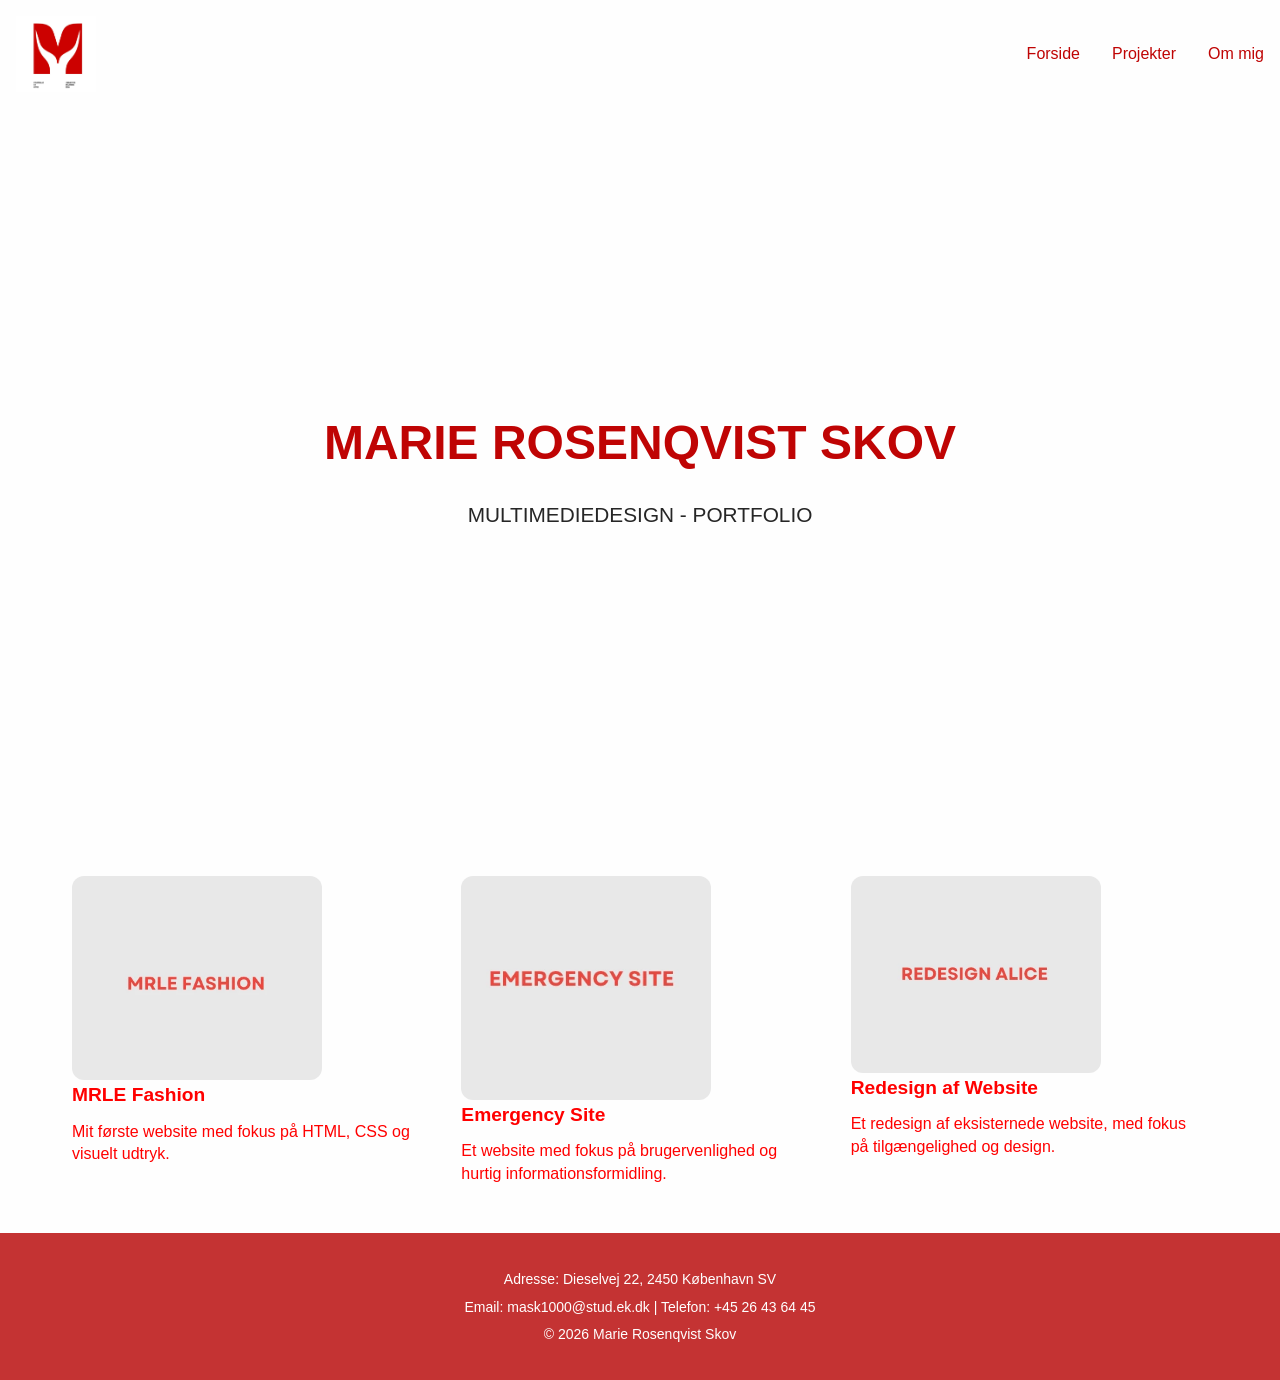
<file: index.html>
<!DOCTYPE html>
<html lang="da">

<head>
    <meta charset="UTF-8">
    <meta name="viewport" content="width=device-width, initial-scale=1.0">
    <title>Marie Rosenqvist Skov</title>
    <meta name="robots" content="noindex">
    <link rel="stylesheet" href="style.css">
    <link rel="stylesheet" href="layout.css">

    <link rel="icon" type="image/x-icon" href="imgs/iconbillede.webp">

</head>

<body>

    <header class="header">
        <a href="index.html" class="logo-link">
            <img src="imgs/iconbillede.webp" alt="iconbillede" class="logo"></a>


        <nav class="nav">
            <ul>
                <li><a href="index.html">Forside</a></li>
                <li><a href="projekter.html">Projekter</a></li>
                <li><a href="ommig.html">Om mig</a></li>

            </ul>
        </nav>

    </header>


    <main>
        <section class="hero">
            <h1 class="hero-title"> MARIE ROSENQVIST SKOV</h1>
            <h2 class="hero-subtitle">MULTIMEDIEDESIGN - PORTFOLIO</h2>


        </section>


        <section class="projects-preview">
            <article class="project-card">
                <a href="projekt1.html">
                    <img src="imgs/mrlefashion.webp" alt="MRLE Fashion website">
                    <h3>MRLE Fashion</h3>
                    <p>Mit første website med fokus på HTML, CSS og visuelt udtryk.</p>
                </a>
            </article>

            <article class="project-card">
                <a href="projekt2.html">
                    <img src="imgs/emeegency.webp" alt="Emergency website">
                    <h3>Emergency Site</h3>
                    <p>Et website med fokus på brugervenlighed og hurtig informationsformidling.</p>
                </a>
            </article>

            <article class="project-card">
                <a href="projekt3.html">
                    <img src="imgs/alice.webp" alt="Restaurant Alice">
                    <h3>Redesign af Website</h3>
                    <p>Et redesign af eksisternede website, med fokus på tilgængelighed og design.</p>
                </a>
            </article>
        </section>


    </main>


    <footer>


        <div class="footer-bottom">
            <p>Adresse: Dieselvej 22, 2450 København SV</p>
            <p>Email: mask1000@stud.ek.dk | Telefon: +45 26 43 64 45</p>
            <p>© 2026 Marie Rosenqvist Skov</p>
        </div>
    </footer>
    <script src="script.js"></script>


</body>

</html>
</file>
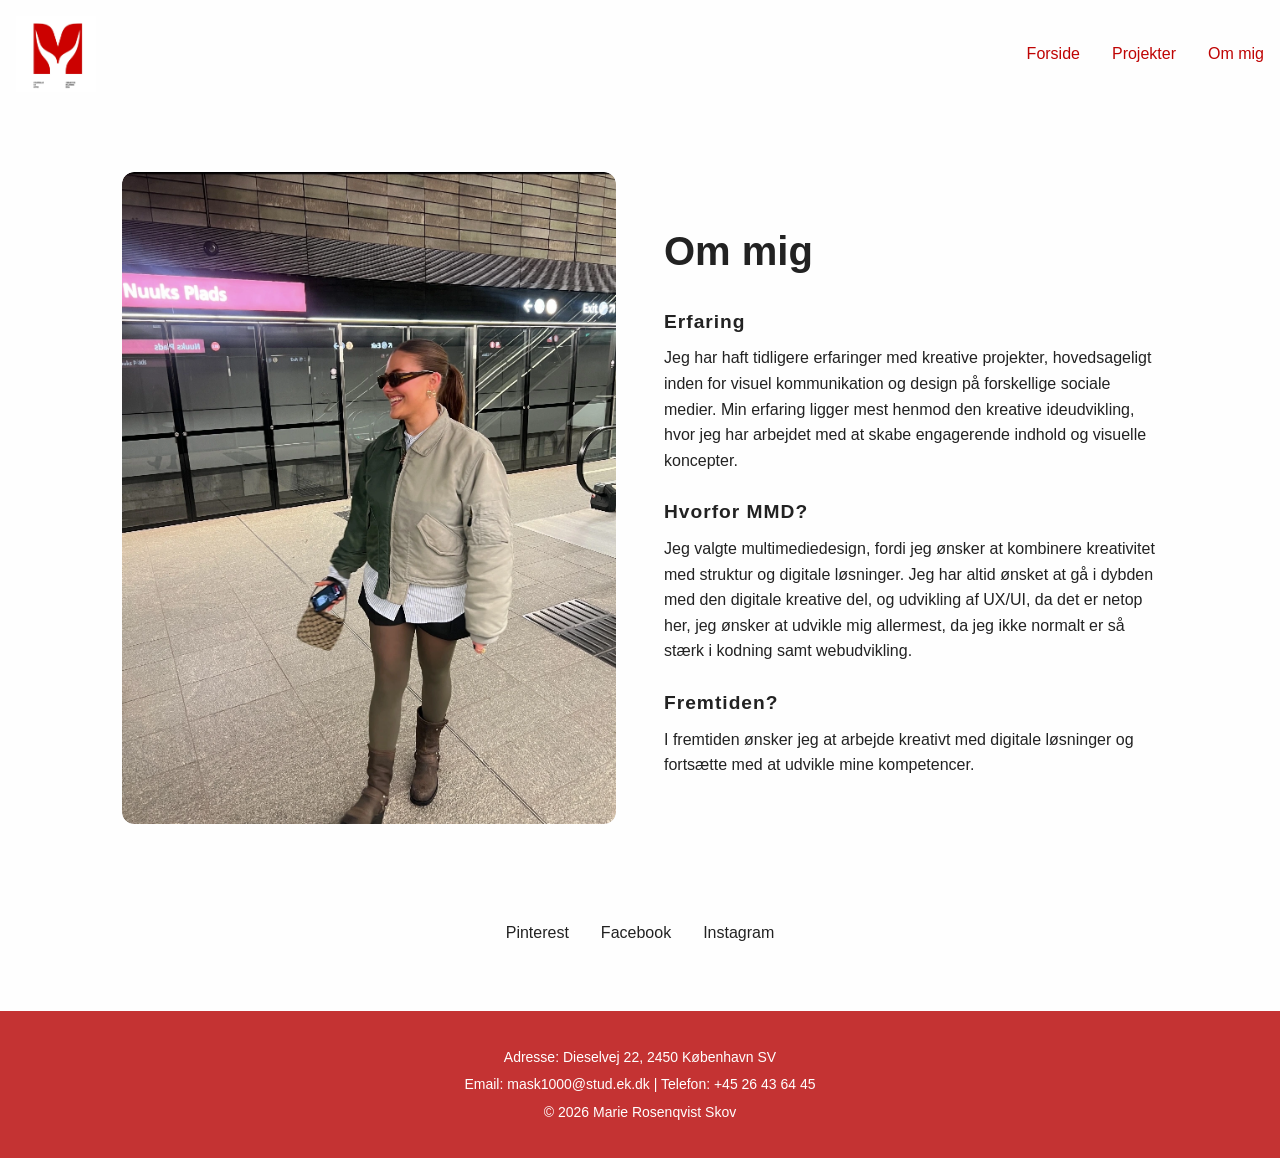
<file: ommig.html>
<!DOCTYPE html>
<html lang="en">

<head>
    <meta charset="UTF-8">
    <meta name="viewport" content="width=device-width, initial-scale=1.0">
    <title>Marie Rosenqvist Skov</title>
    <meta name="robots" content="noindex">
    <link rel="stylesheet" href="style.css">
    <link rel="stylesheet" href="layout.css">

    <link rel="icon" type="image/x-icon" href="imgs/iconbillede.webp">

</head>

<body>

    <header class="header">
        <a href="index.html" class="logo-link">
            <img src="imgs/iconbillede.webp" alt="iconbillede" class="logo"></a>


        <nav class="nav">
            <ul>
                <li><a href="index.html">Forside</a></li>
                <li><a href="projekter.html">Projekter</a></li>
                <li><a href="ommig.html">Om mig</a></li>
            </ul>
        </nav>

    </header>
    <main class="about-container">

        <section class="about-grid">

            <!-- BILLEDE -->
            <div class="about-image">
                <img src="imgs/mig.webp" alt="Billede af mig">
            </div>

            <!-- TEKST -->
            <div class="about-text">
                <h1>Om mig</h1>

                <h2>Erfaring</h2>
                <p>
                    Jeg har haft tidligere erfaringer med kreative projekter, hovedsageligt inden for visuel
                    kommunikation og design på forskellige sociale medier. Min erfaring ligger mest henmod den kreative
                    ideudvikling, hvor jeg har arbejdet med at skabe engagerende indhold og visuelle koncepter.
                </p>

                <h2>Hvorfor MMD?</h2>
                <p>
                    Jeg valgte multimediedesign, fordi jeg ønsker at kombinere kreativitet
                    med struktur og digitale løsninger. Jeg har altid ønsket at gå i dybden med den
                    digitale kreative del, og udvikling af UX/UI, da det er netop her, jeg ønsker at udvikle mig
                    allermest, da jeg ikke normalt er så stærk i kodning samt webudvikling.
                </p>

                <h2>Fremtiden?</h2>
                <p>
                    I fremtiden ønsker jeg at arbejde kreativt med digitale løsninger
                    og fortsætte med at udvikle mine kompetencer.
                </p>
            </div>

        </section>


        <section class="social-links">
            <a href="https://pin.it/1IsBxY9zP" target="_blank">Pinterest</a>
            <a href="https://facebook.com" target="_blank">Facebook</a>
            <a href="https://www.instagram.com/glanzbilledet?utm_source=ig_web_button_share_sheet&igsh=ZDNlZDc0MzIxNw=="
                target="_blank">Instagram</a>
        </section>

    </main>

    <footer>


        <div class="footer-bottom">
            <p>Adresse: Dieselvej 22, 2450 København SV</p>
            <p>Email: mask1000@stud.ek.dk | Telefon: +45 26 43 64 45</p>
            <p>© 2026 Marie Rosenqvist Skov</p>
        </div>
    </footer>
    <script src="script.js"></script>


</body>

</html>
</file>
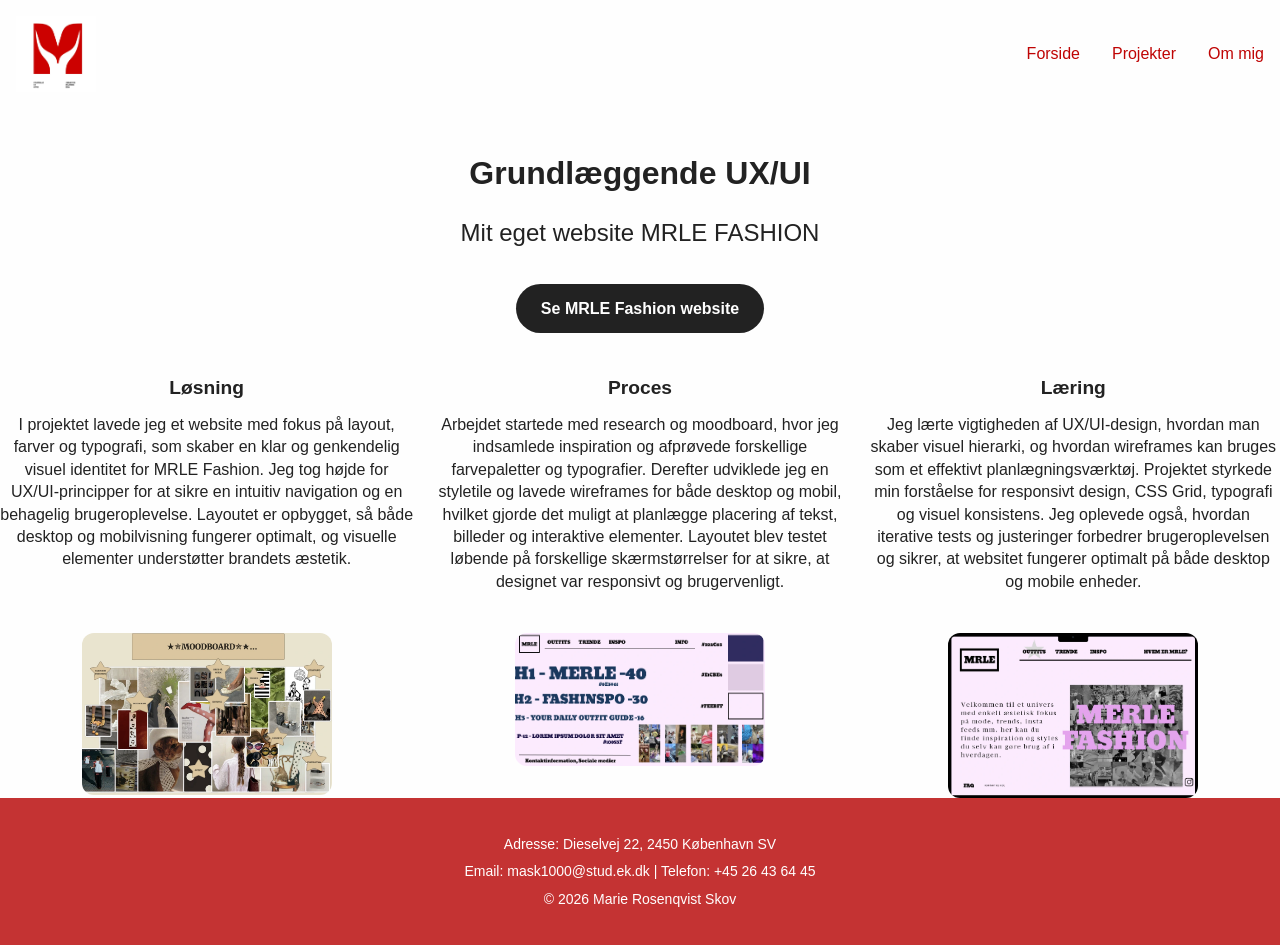
<file: projekt1.html>
<!DOCTYPE html>
<html lang="da">

<head>
    <meta charset="UTF-8">
    <meta name="viewport" content="width=device-width, initial-scale=1.0">
    <title>Marie Rosenqvist Skov</title>
    <meta name="robots" content="noindex">
    <link rel="stylesheet" href="style.css">
    <link rel="stylesheet" href="layout.css">

    <link rel="icon" type="image/x-icon" href="imgs/iconbillede.webp">

</head>


<body>


    <header class="header">
        <a href="index.html" class="logo-link">
            <img src="imgs/iconbillede.webp" alt="iconbillede" class="logo"></a>


        <nav class="nav">
            <ul>
                <li><a href="index.html">Forside</a></li>
                <li><a href="projekter.html">Projekter</a></li>
                <li><a href="ommig.html">Om mig</a></li>
            </ul>
        </nav>

    </header>

    <main>

        <!-- OVERSKRIFT + LINK -->
        <section class="project-intro">
            <h1>Grundlæggende UX/UI</h1>
            <h2>Mit eget website MRLE FASHION</h2>
            <a href="https://marierosenqvist.github.io/mrle_site_/index.html" target="_blank" class="doc-link">Se MRLE
                Fashion website</a>
        </section>

        <!-- Løsning / Proces / Læring -->
        <section class="project-grid">
            <article class="project-card">
                <h3>Løsning</h3>
                <p>I projektet lavede jeg et website med fokus på layout, farver og typografi, som skaber en klar og
                    genkendelig visuel identitet for MRLE Fashion. Jeg tog højde for UX/UI-principper for at sikre en
                    intuitiv navigation og en behagelig brugeroplevelse. Layoutet er opbygget, så både desktop og
                    mobilvisning fungerer optimalt, og visuelle elementer understøtter brandets æstetik.</p>
            </article>

            <article class="project-card">
                <h3>Proces</h3>
                <p>Arbejdet startede med research og moodboard, hvor jeg indsamlede inspiration og afprøvede forskellige
                    farvepaletter og typografier. Derefter udviklede jeg en styletile og lavede wireframes for både
                    desktop og mobil, hvilket gjorde det muligt at planlægge placering af tekst, billeder og interaktive
                    elementer. Layoutet blev testet løbende på forskellige skærmstørrelser for at sikre, at designet var
                    responsivt og brugervenligt.</p>
            </article>

            <article class="project-card">
                <h3>Læring</h3>
                <p>Jeg lærte vigtigheden af UX/UI-design, hvordan man skaber visuel hierarki, og hvordan wireframes kan
                    bruges som et effektivt planlægningsværktøj. Projektet styrkede min forståelse for responsivt
                    design, CSS Grid, typografi og visuel konsistens. Jeg oplevede også, hvordan iterative tests og
                    justeringer forbedrer brugeroplevelsen og sikrer, at websitet fungerer optimalt på både desktop og
                    mobile enheder.</p>
            </article>
        </section>

        <!-- BILLEDER -->
        <section class="project-grid">
            <article class="project-card">
                <img src="imgs/mrlefashionmoodboard.webp" alt="Moodboard MRLE Fashion">
            </article>

            <article class="project-card">
                <img src="imgs/mrlefashionstyletile.webp" alt="Styletile MRLE Fashion">
            </article>

            <article class="project-card">
                <img src="imgs/mrlefashiondesk.webp" alt="Wireframe MRLE Fashion">
            </article>
        </section>

    </main>
    <footer>


        <div class="footer-bottom">
            <p>Adresse: Dieselvej 22, 2450 København SV</p>
            <p>Email: mask1000@stud.ek.dk | Telefon: +45 26 43 64 45</p>
            <p>© 2026 Marie Rosenqvist Skov</p>
        </div>
    </footer>
    <script src="script.js"></script>


</body>

</html>
</file>
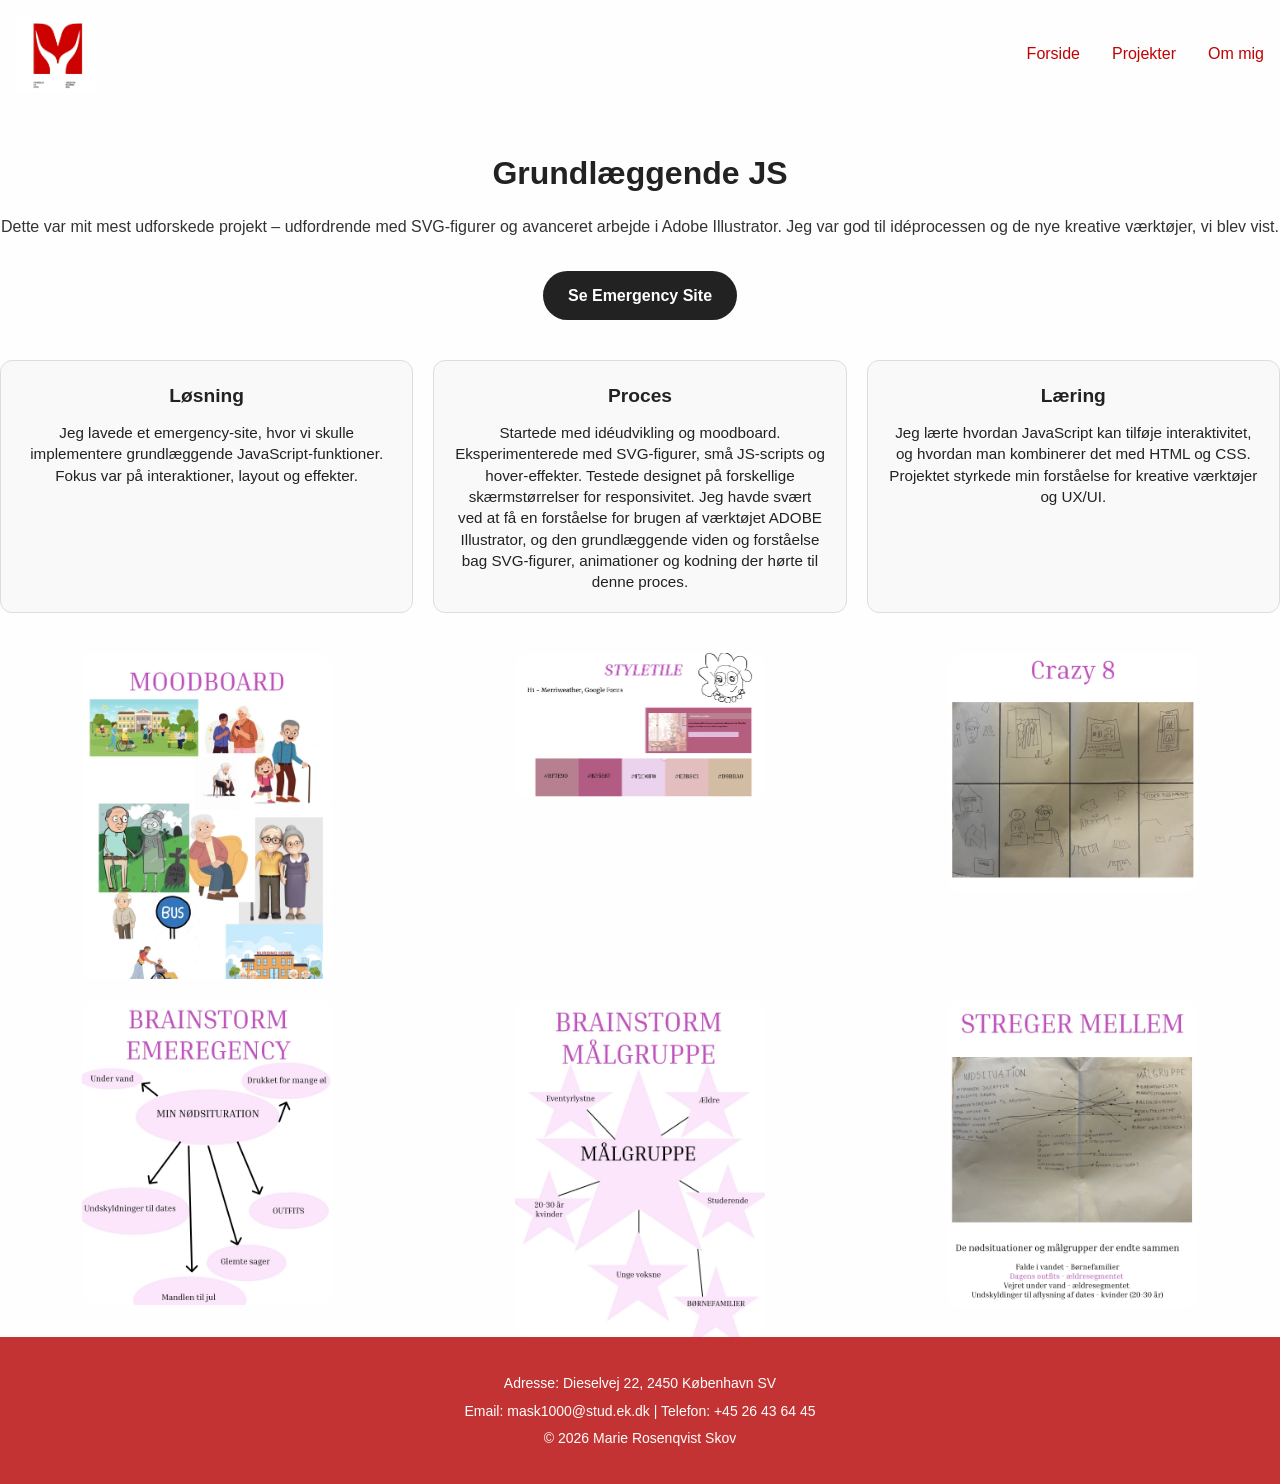
<file: projekt2.html>
<!DOCTYPE html>
<html lang="da">

<head>
    <meta charset="UTF-8">
    <meta name="viewport" content="width=device-width, initial-scale=1.0">
    <title>Marie Rosenqvist Skov</title>
    <meta name="robots" content="noindex">
    <link rel="stylesheet" href="style.css">
    <link rel="stylesheet" href="layout.css">


    <link rel="icon" type="image/x-icon" href="imgs/iconbillede.webp">

</head>

<body>

    <header class="header">
        <a href="index.html" class="logo-link">
            <img src="imgs/iconbillede.webp" alt="iconbillede" class="logo"></a>


        <nav class="nav">
            <ul>
                <li><a href="index.html">Forside</a></li>
                <li><a href="projekter.html">Projekter</a></li>
                <li><a href="ommig.html">Om mig</a></li>
            </ul>
        </nav>



    </header>
    <main>


        <section class="project-intro">
            <h1>Grundlæggende JS</h1>
            <p>Dette var mit mest udforskede projekt – udfordrende med SVG-figurer og avanceret arbejde i Adobe
                Illustrator. Jeg var god til idéprocessen og de nye kreative værktøjer, vi blev vist.</p>
            <a href="https://marierosenqvist.github.io/emergency-main/" target="_blank" class="doc-link">Se
                Emergency Site</a>
        </section>


        <section class="cards-container">
            <div class="card">
                <h3>Løsning</h3>
                <p>Jeg lavede et emergency-site, hvor vi skulle implementere grundlæggende JavaScript-funktioner.
                    Fokus var på interaktioner, layout og effekter.</p>
            </div>

            <div class="card">
                <h3>Proces</h3>
                <p>Startede med idéudvikling og moodboard. Eksperimenterede med SVG-figurer, små JS-scripts og
                    hover-effekter. Testede designet på forskellige skærmstørrelser for responsivitet. Jeg havde svært
                    ved at få en forståelse for brugen af værktøjet ADOBE Illustrator, og den grundlæggende viden og
                    forståelse bag SVG-figurer, animationer og kodning der hørte til denne proces.</p>
            </div>

            <div class="card">
                <h3>Læring</h3>
                <p>Jeg lærte hvordan JavaScript kan tilføje interaktivitet, og hvordan man kombinerer det med HTML og
                    CSS. Projektet styrkede min forståelse for kreative værktøjer og UX/UI.</p>
            </div>
        </section>


        <section class="project-grid">
            <div class="project-card">
                <img src="imgs/moodboardemergency.webp" alt="Moodboard Emergency Site">
            </div>

            <div class="project-card">
                <img src="imgs/styletile.webp" alt="Styletile Emergency Site">
            </div>

            <div class="project-card">
                <img src="imgs/crazy8.webp" alt="Crazy 8 Emergency Site">
            </div>

            <div class="project-card">
                <img src="imgs/brainstorm.webp" alt="Brainstorm Emergency Site">
            </div>

            <div class="project-card">
                <img src="imgs/malgruppe.webp" alt="Brainstorm målgruppe Emergency Site">
            </div>

            <div class="project-card">
                <img src="imgs/stregmellem.webp" alt="Streg mellem">
            </div>
        </section>

    </main>

    <footer>


        <div class="footer-bottom">
            <p>Adresse: Dieselvej 22, 2450 København SV</p>
            <p>Email: mask1000@stud.ek.dk | Telefon: +45 26 43 64 45</p>
            <p>© 2026 Marie Rosenqvist Skov</p>
        </div>
    </footer>
    <script src="script.js"></script>

</body>
</file>
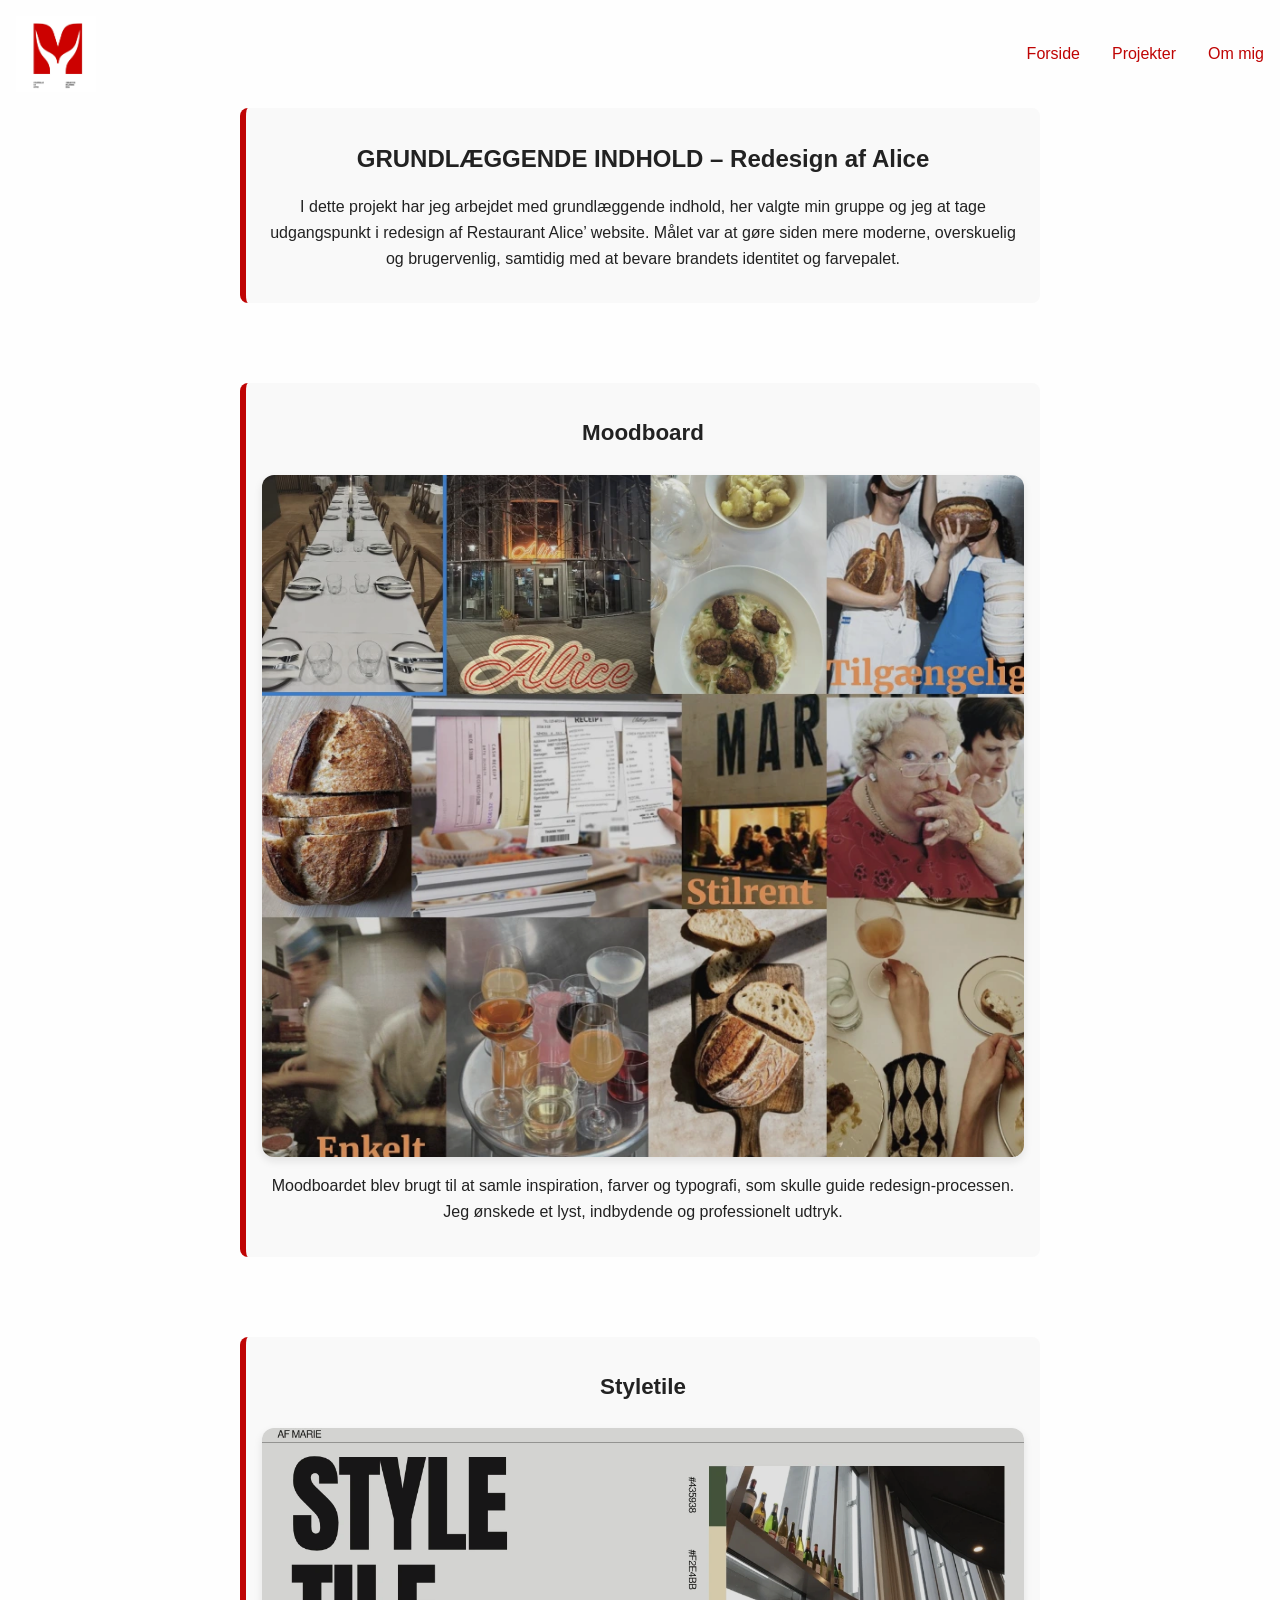
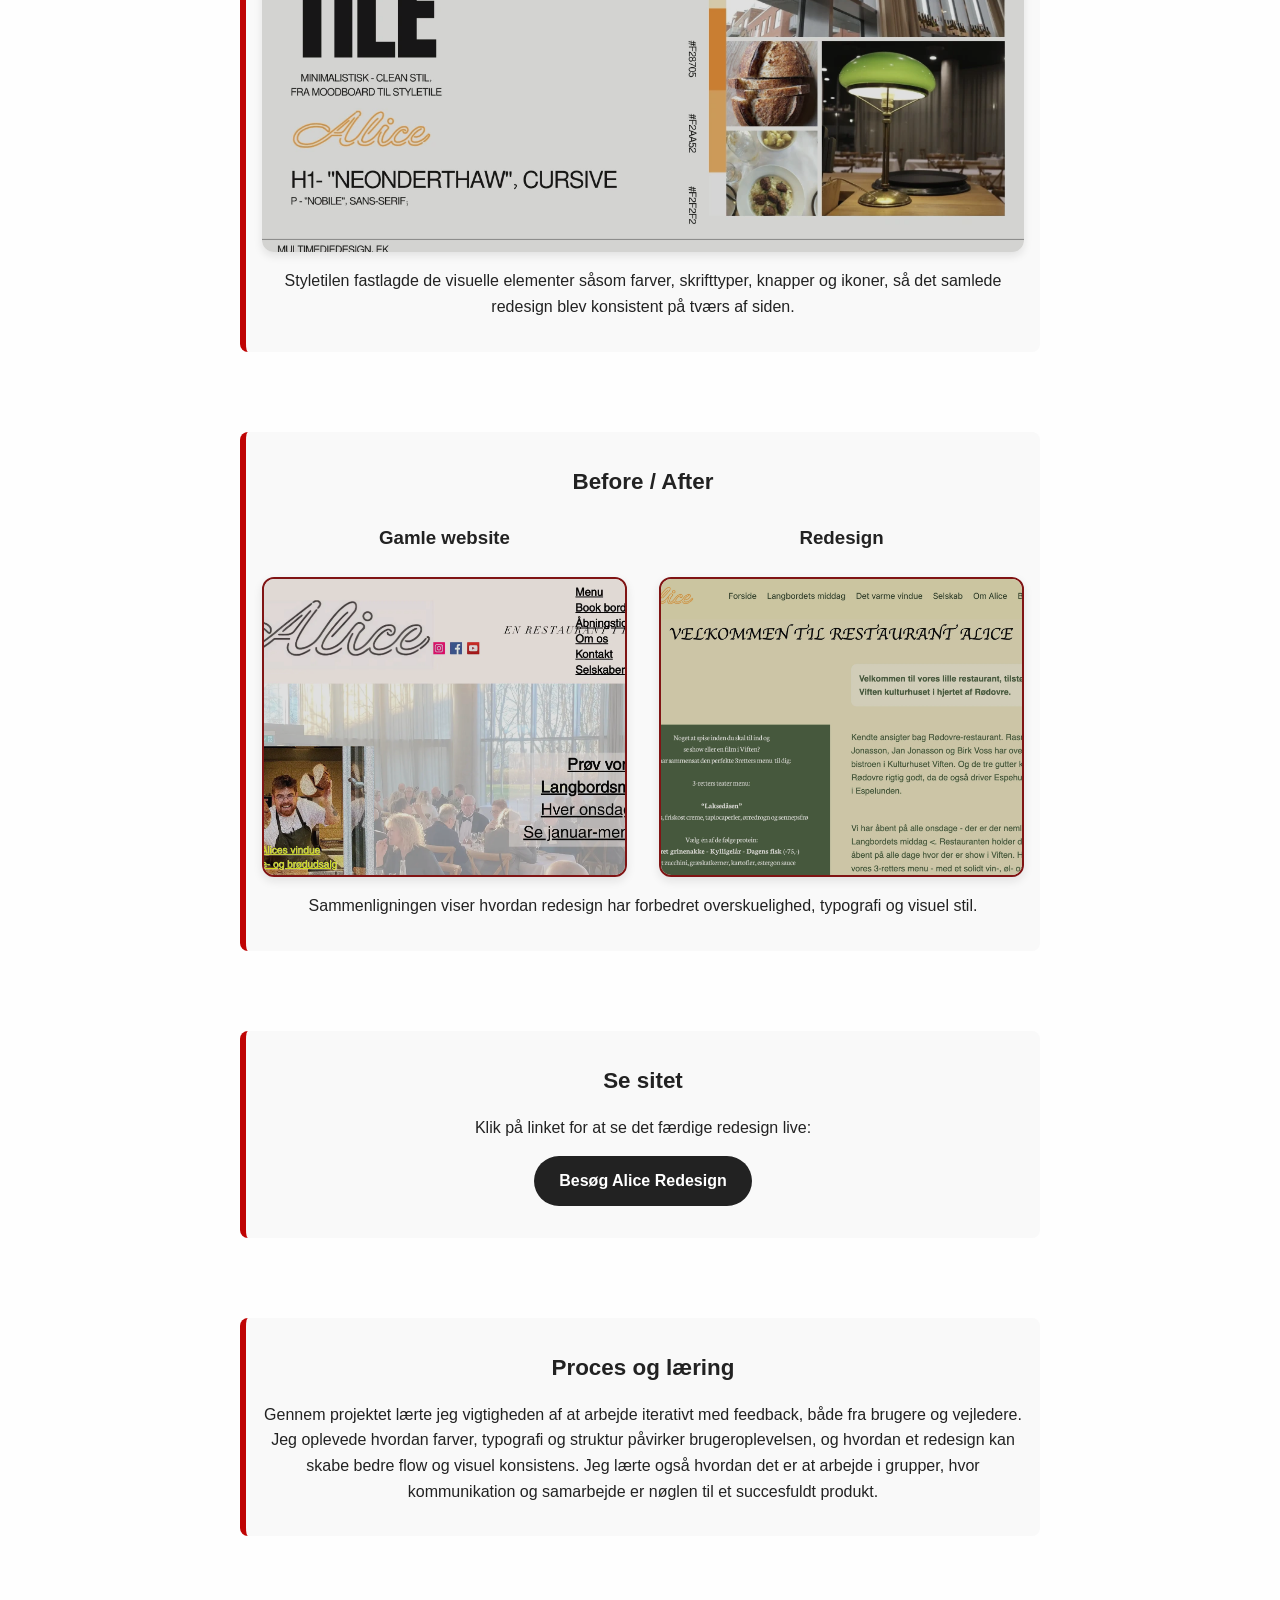
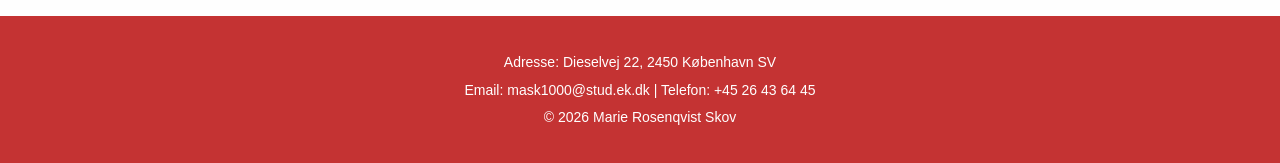
<file: projekt3.html>
<!DOCTYPE html>
<html lang="en">

<head>
    <meta charset="UTF-8">
    <meta name="viewport" content="width=device-width, initial-scale=1.0">
    <title>Marie Rosenqvist Skov</title>
    <meta name="robots" content="noindex">
    <link rel="stylesheet" href="style.css">
    <link rel="stylesheet" href="layout.css">

    <link rel="icon" type="image/x-icon" href="imgs/iconbillede.webp">

</head>

<body>
    <header class="header">
        <a href="index.html" class="logo-link">
            <img src="imgs/iconbillede.webp" alt="iconbillede" class="logo"></a>


        <nav class="nav">
            <ul>
                <li><a href="index.html">Forside</a></li>
                <li><a href="projekter.html">Projekter</a></li>
                <li><a href="ommig.html">Om mig</a></li>
            </ul>
        </nav>

    </header>
    <main>
        <section class="tema-section fade-in">
            <h1>GRUNDLÆGGENDE INDHOLD – Redesign af Alice</h1>
            <p>
                I dette projekt har jeg arbejdet med grundlæggende indhold, her valgte min gruppe og jeg at tage
                udgangspunkt i redesign af Restaurant Alice’ website. Målet var at gøre siden mere moderne,
                overskuelig og brugervenlig, samtidig med at bevare brandets identitet og farvepalet.
            </p>
        </section>

        <!-- Moodboard -->
        <section class="tema-section fade-in">
            <h2>Moodboard</h2>
            <img src="imgs/moodboardalice.webp" alt="Moodboard for Alice redesign">
            <p>
                Moodboardet blev brugt til at samle inspiration, farver og typografi, som skulle guide
                redesign-processen.
                Jeg ønskede et lyst, indbydende og professionelt udtryk.
            </p>
        </section>

        <!-- Styletile -->
        <section class="tema-section fade-in">
            <h2>Styletile</h2>
            <img src="imgs/styletilealice.webp" alt="Styletile for Alice redesign">
            <p>
                Styletilen fastlagde de visuelle elementer såsom farver, skrifttyper, knapper og ikoner, så det samlede
                redesign blev konsistent på tværs af siden.
            </p>
        </section>

        <!-- Before / After -->
        <section class="tema-section fade-in">
            <h2>Before / After</h2>
            <div class="before-after-container">
                <div class="before">
                    <h3>Gamle website</h3>
                    <img src="imgs/restaunrantalicegamlewebsite.webp" alt="Gamle Alice website">
                </div>
                <div class="after">
                    <h3>Redesign</h3>
                    <img src="imgs/nytalicedeaign.webp" alt="Nye Alice website">
                </div>
            </div>
            <p>
                Sammenligningen viser hvordan redesign har forbedret overskuelighed, typografi og visuel stil.
            </p>
        </section>

        <!-- Link til live site -->
        <section class="tema-section fade-in">
            <h2>Se sitet</h2>
            <p>
                Klik på linket for at se det færdige redesign live:
            </p>
            <a href="https://marierosenqvist.github.io/Restaurant-Alice--Website/" target="_blank" class="doc-link">
                Besøg Alice Redesign
            </a>
        </section>

        <!-- Læring og refleksion -->
        <section class="tema-section fade-in">
            <h2>Proces og læring</h2>
            <p>
                Gennem projektet lærte jeg vigtigheden af at arbejde iterativt med feedback, både fra brugere og
                vejledere.
                Jeg oplevede hvordan farver, typografi og struktur påvirker brugeroplevelsen, og hvordan et redesign kan
                skabe bedre flow og visuel konsistens. Jeg lærte også hvordan det er at arbejde i grupper, hvor
                kommunikation og samarbejde er nøglen til et succesfuldt produkt.
            </p>
        </section>

        <script src="script.js"></script>
    </main>

    <footer>


        <div class="footer-bottom">
            <p>Adresse: Dieselvej 22, 2450 København SV</p>
            <p>Email: mask1000@stud.ek.dk | Telefon: +45 26 43 64 45</p>
            <p>© 2026 Marie Rosenqvist Skov</p>
        </div>
    </footer>
    <script src="script.js"></script>

</body>



</html>
</file>
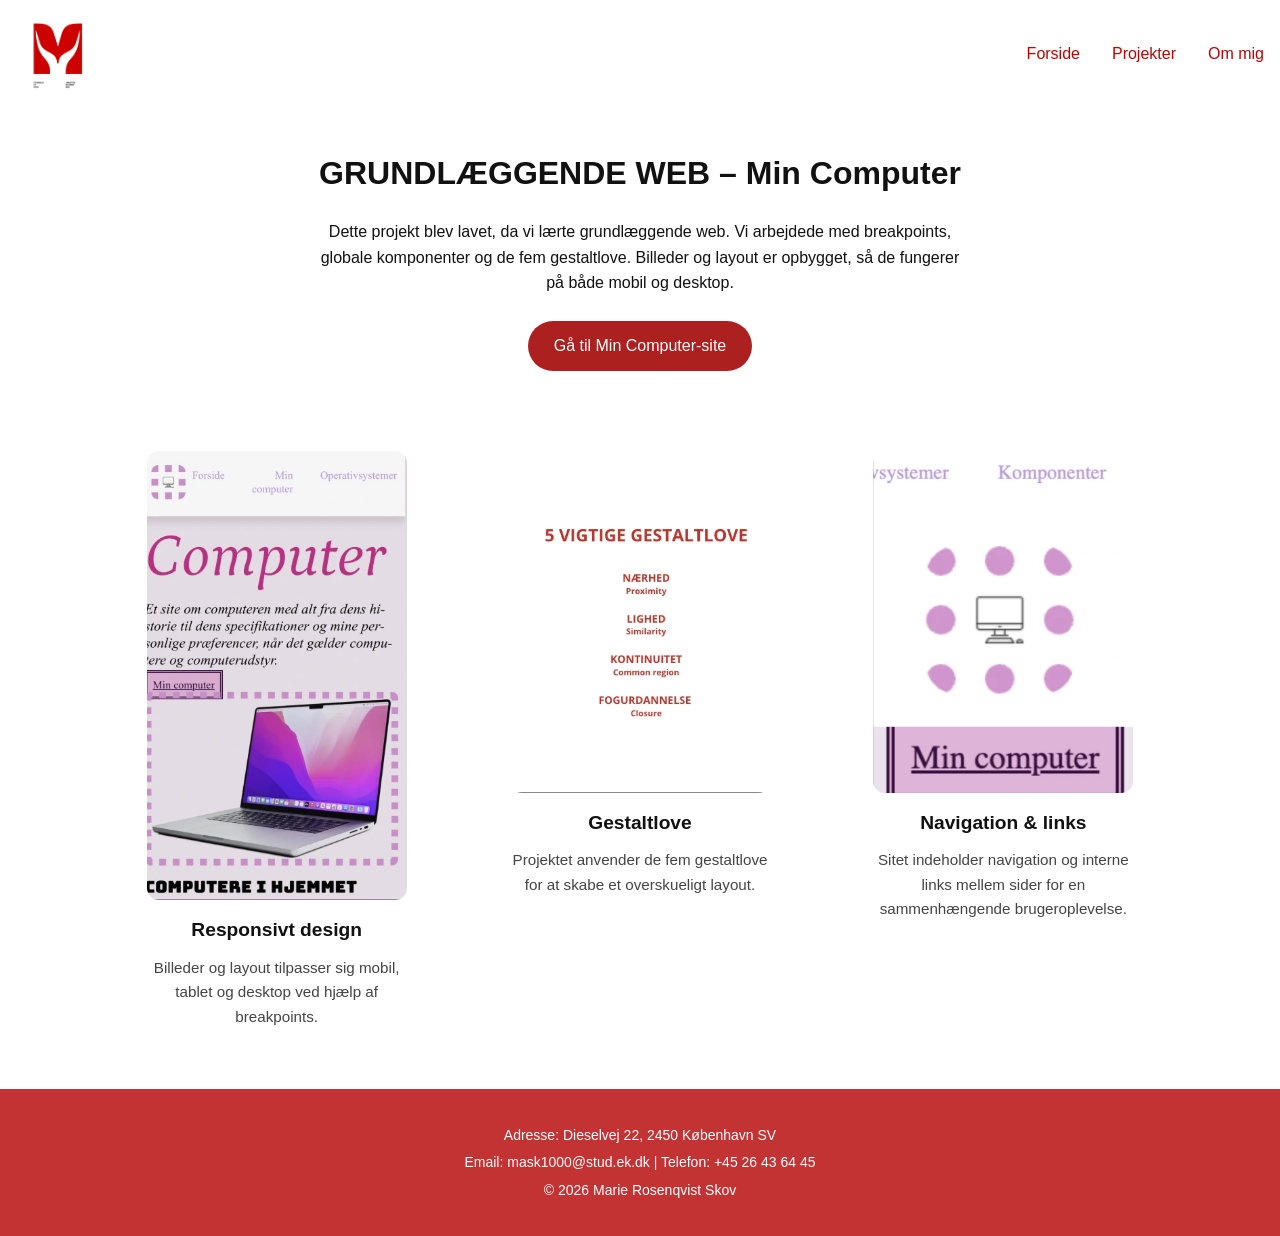
<file: projekt4.html>
<!DOCTYPE html>
<html lang="da">

<head>
    <meta charset="UTF-8">
    <meta name="viewport" content="width=device-width, initial-scale=1.0">
    <title>Marie Rosenqvist Skov</title>
    <meta name="robots" content="noindex">
    <link rel="stylesheet" href="style.css">
    <link rel="stylesheet" href="layout.css">
    <link rel="stylesheet" href="projekt4.css">
    <link rel="icon" type="image/x-icon" href="imgs/iconbillede.webp">


</head>

<body>
    <header class="header">
        <a href="index.html" class="logo-link">
            <img src="imgs/iconbillede.webp" alt="iconbillede" class="logo"></a>


        <nav class="nav">
            <ul>
                <li><a href="index.html">Forside</a></li>
                <li><a href="projekter.html">Projekter</a></li>
                <li><a href="ommig.html">Om mig</a></li>
            </ul>
        </nav>

    </header>
    <main class="project">

        <!-- INTRO -->
        <section class="intro">
            <h1>GRUNDLÆGGENDE WEB – Min Computer</h1>
            <p>
                Dette projekt blev lavet, da vi lærte grundlæggende web.
                Vi arbejdede med breakpoints, globale komponenter og de fem gestaltlove.
                Billeder og layout er opbygget, så de fungerer på både mobil og desktop.
            </p>

            <a href="https://marierosenqvist.github.io/Website01/index.html" class="project-link">
                Gå til Min Computer-site
            </a>
        </section>

        <!-- INDHOLDSSEKTION -->
        <section class="content-grid">

            <article class="content-item">
                <img src="imgs/mincomputerconvert.webp" alt="Responsivt design">
                <h2>Responsivt design</h2>
                <p>Billeder og layout tilpasser sig mobil, tablet og desktop ved hjælp af breakpoints.</p>
            </article>

            <article class="content-item">
                <img src="imgs/gestaltlovebillede.webp" alt="Gestaltlove">
                <h2>Gestaltlove</h2>
                <p>Projektet anvender de fem gestaltlove for at skabe et overskueligt layout.</p>
            </article>

            <article class="content-item">
                <img src="imgs/mincomputer3.webp" alt="Navigation & links">
                <h2>Navigation & links</h2>
                <p>Sitet indeholder navigation og interne links mellem sider for en sammenhængende brugeroplevelse.</p>
            </article>

        </section>

    </main>
    <footer>


        <div class="footer-bottom">
            <p>Adresse: Dieselvej 22, 2450 København SV</p>
            <p>Email: mask1000@stud.ek.dk | Telefon: +45 26 43 64 45</p>
            <p>© 2026 Marie Rosenqvist Skov</p>
        </div>
    </footer>
    <script src="script.js"></script>

</body>
</file>
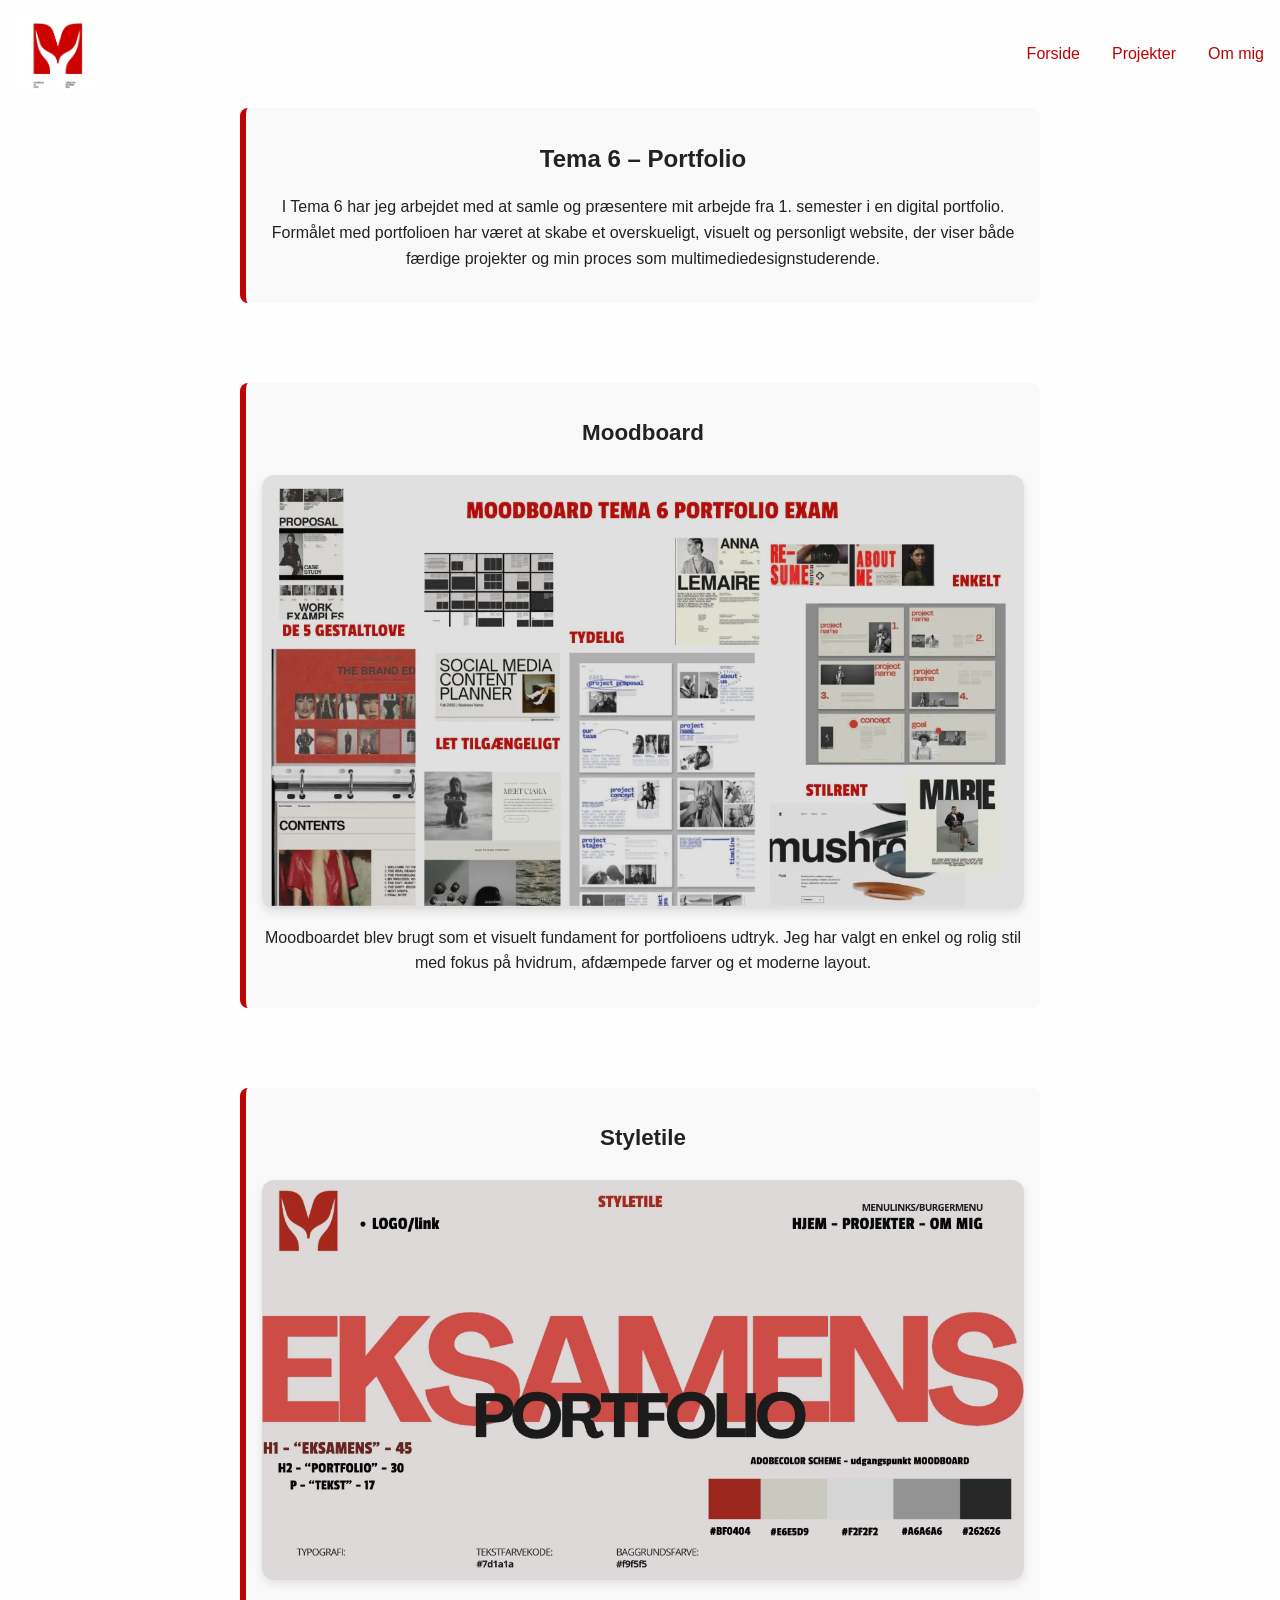
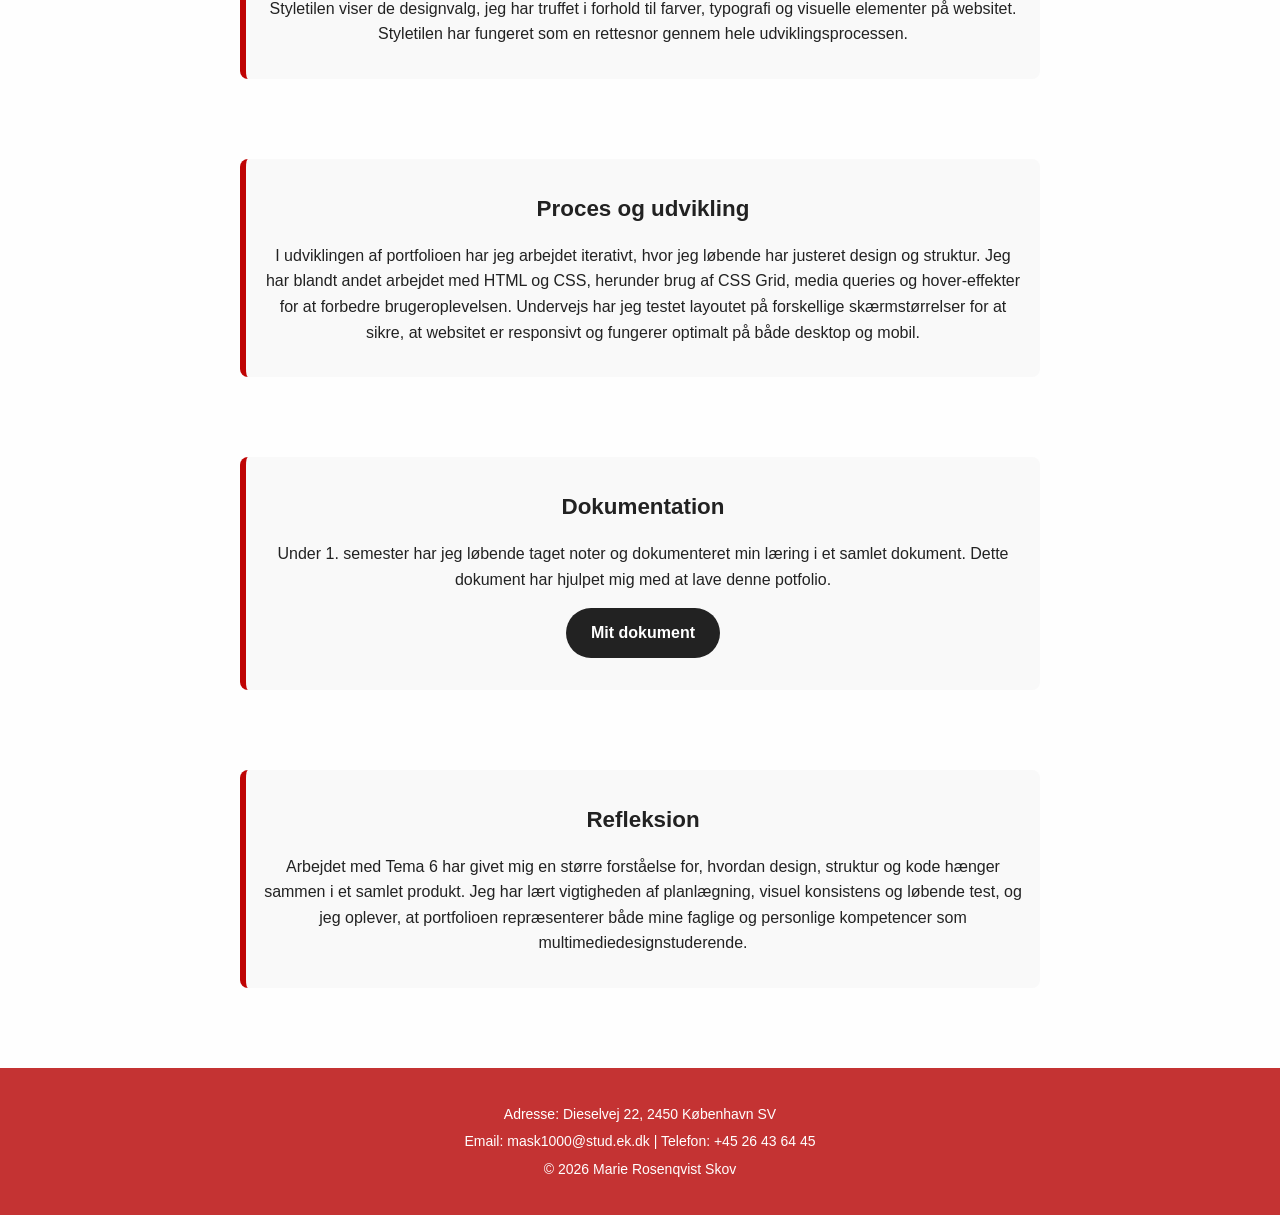
<file: projekt5.html>
<!DOCTYPE html>
<html lang="da">

<head>
    <meta charset="UTF-8">
    <meta name="viewport" content="width=device-width, initial-scale=1.0">
    <title>Marie Rosenqvist Skov</title>
    <meta name="robots" content="noindex">
    <link rel="stylesheet" href="style.css">
    <link rel="stylesheet" href="layout.css">

    <link rel="icon" type="image/x-icon" href="imgs/iconbillede.webp">

</head>

<body>

    <header class="header">
        <a href="index.html" class="logo-link">
            <img src="imgs/iconbillede.webp" alt="iconbillede" class="logo"></a>


        <nav class="nav">
            <ul>
                <li><a href="index.html">Forside</a></li>
                <li><a href="projekter.html">Projekter</a></li>
                <li><a href="ommig.html">Om mig</a></li>
            </ul>
        </nav>

    </header>
    <main>
        <section class="tema-section fade-in">
            <h1>Tema 6 – Portfolio</h1>
            <p>
                I Tema 6 har jeg arbejdet med at samle og præsentere mit arbejde fra 1. semester i en digital portfolio.
                Formålet med portfolioen har været at skabe et overskueligt, visuelt og personligt website, der viser
                både
                færdige projekter og min proces som multimediedesignstuderende.
            </p>
        </section>

        <!-- Moodboard -->
        <section class="tema-section fade-in">
            <h2>Moodboard</h2>
            <img src="imgs/moodboard.webp" alt="Moodboard til portfolio">
            <p>
                Moodboardet blev brugt som et visuelt fundament for portfolioens udtryk.
                Jeg har valgt en enkel og rolig stil med fokus på hvidrum, afdæmpede farver og et moderne layout.
            </p>
        </section>

        <!-- Styletile -->
        <section class="tema-section fade-in">
            <h2>Styletile</h2>
            <img src="imgs/styletileportfolio.webp" alt="Styletile til portfolio">
            <p>
                Styletilen viser de designvalg, jeg har truffet i forhold til farver, typografi og visuelle elementer på
                websitet.
                Styletilen har fungeret som en rettesnor gennem hele udviklingsprocessen.
            </p>
        </section>

        <!-- Proces & udvikling -->
        <section class="tema-section fade-in">
            <h2>Proces og udvikling</h2>
            <p>
                I udviklingen af portfolioen har jeg arbejdet iterativt, hvor jeg løbende har justeret design og
                struktur.
                Jeg har blandt andet arbejdet med HTML og CSS, herunder brug af CSS Grid, media queries og
                hover-effekter
                for at forbedre brugeroplevelsen. Undervejs har jeg testet layoutet på forskellige skærmstørrelser for
                at
                sikre, at websitet er responsivt og fungerer optimalt på både desktop og mobil.
            </p>
        </section>

        <!-- Dokumentation -->
        <section class="tema-section fade-in">
            <h2>Dokumentation</h2>
            <p>
                Under 1. semester har jeg løbende taget noter og dokumenteret min læring i et samlet dokument. Dette
                dokument har hjulpet mig med at lave denne potfolio.
            </p>
            <a href="https://drive.google.com/drive/folders/1b36hVPs4QKpCz2gNsZEJQ4-SqC9epknr?usp=share_link"
                target="_blank" class="doc-link">
                Mit dokument
            </a>
        </section>

        <!-- Refleksion -->
        <section class="tema-section fade-in">
            <h2>Refleksion</h2>
            <p>
                Arbejdet med Tema 6 har givet mig en større forståelse for, hvordan design, struktur og kode hænger
                sammen
                i et samlet produkt. Jeg har lært vigtigheden af planlægning, visuel konsistens og løbende test, og jeg
                oplever, at portfolioen repræsenterer både mine faglige og personlige kompetencer som
                multimediedesignstuderende.
            </p>
        </section>

        <script src="script.js"></script>





    </main>

    <footer>


        <div class="footer-bottom">
            <p>Adresse: Dieselvej 22, 2450 København SV</p>
            <p>Email: mask1000@stud.ek.dk | Telefon: +45 26 43 64 45</p>
            <p>© 2026 Marie Rosenqvist Skov</p>
        </div>
    </footer>
    <script src="script.js"></script>

</body>
</file>
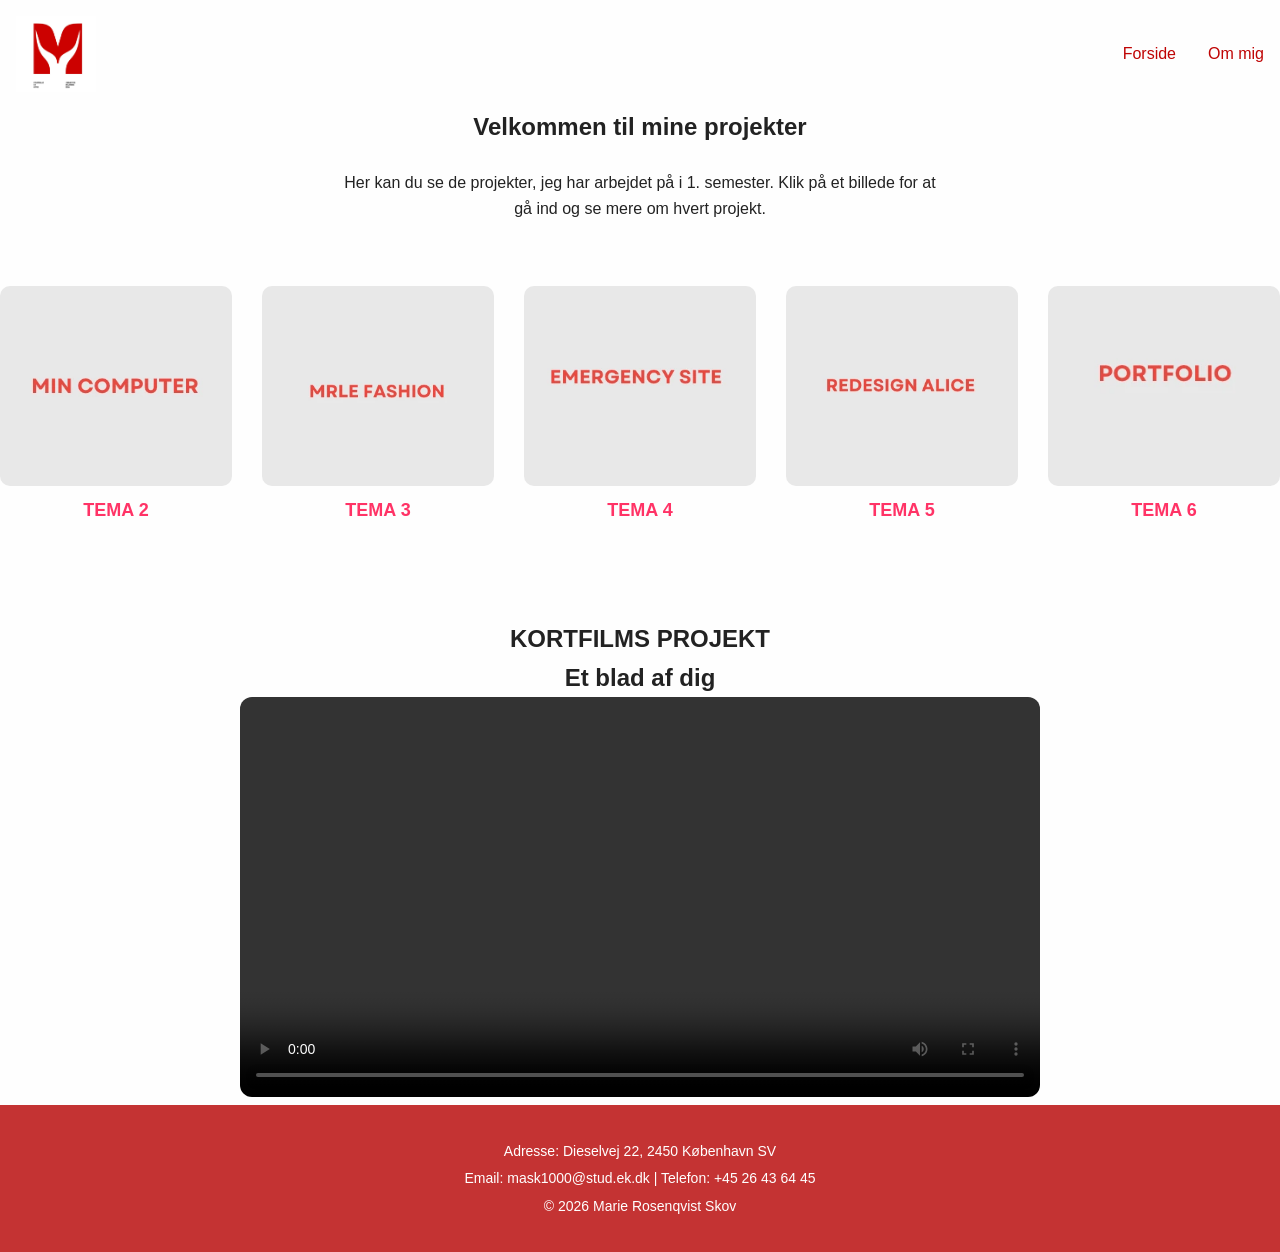
<file: projekter.html>
<!DOCTYPE html>
<html lang="en">

<head>
    <meta charset="UTF-8">
    <meta name="viewport" content="width=device-width, initial-scale=1.0">
    <title>Marie Rosenqvist Skov</title>
    <meta name="robots" content="noindex">
    <link rel="stylesheet" href="style.css">
    <link rel="stylesheet" href="layout.css">

    <link rel="icon" type="image/x-icon" href="imgs/iconbillede.webp">

</head>

<body>

    <header class="header">
        <a href="index.html" class="logo-link">
            <img src="imgs/iconbillede.webp" alt="iconbillede" class="logo"></a>


        <nav class="nav">
            <ul>
                <li><a href="index.html">Forside</a></li>

                <li><a href="ommig.html">Om mig</a></li>
            </ul>
        </nav>

    </header>

    <main>
        <section class="projects-page">
            <div class="projects-intro">
                <h1>Velkommen til mine projekter</h1>
                <p>
                    Her kan du se de projekter, jeg har arbejdet på i 1. semester.
                    Klik på et billede for at gå ind og se mere om hvert projekt.
                </p>
            </div>


            <div class="projects-grid">
                <!-- Projekt 4 -->
                <a href="projekt4.html" class="project-item">
                    <img src="imgs/mincomputer.webp" alt="Projekt 4">
                    <h3>TEMA 2</h3>
                </a>

                <!-- Projekt 1 -->
                <a href="projekt1.html" class="project-item">
                    <img src="imgs/mrlefashion.webp" alt="Projekt 1">
                    <h3>TEMA 3</h3>
                </a>

                <!-- Projekt 2 -->
                <a href="projekt2.html" class="project-item">
                    <img src="imgs/emeegency.webp" alt="Projekt 2">
                    <h3>TEMA 4</h3>
                </a>

                <!-- Projekt 3 -->
                <a href="projekt3.html" class="project-item">
                    <img src="imgs/alice.webp" alt="Projekt 3">
                    <h3>TEMA 5</h3>
                </a>


                <!-- Projekt 5 -->
                <a href="projekt5.html" class="project-item">
                    <img src="imgs/portfoliobillede.webp" alt="Projekt 5">
                    <h3>TEMA 6</h3>
                </a>
            </div>
        </section>
        <section class="project-video">
            <h1>
                KORTFILMS PROJEKT
            </h1>

            <h2>Et blad af dig</h2>


            <video controls>
                <source src="imgs/etbladafdig.mp4" type="video/mp4">
                Din browser understøtter ikke video.
            </video>




        </section>



    </main>

    <footer>


        <div class="footer-bottom">
            <p>Adresse: Dieselvej 22, 2450 København SV</p>
            <p>Email: mask1000@stud.ek.dk | Telefon: +45 26 43 64 45</p>
            <p>© 2026 Marie Rosenqvist Skov</p>
        </div>
    </footer>
    <script src="script.js"></script>

</body>

</html>
</file>
<file: style.css>
/*************** Reset *********************/
* {
margin: 0;
padding: 0;
box-sizing: border-box;
}
img {
width: 100%;
height: auto;
display: block;

@media (min-width: 768px) {
  nav {
    display: block;
  }

  .burger {
    display: none;
  }
}
}
/******Forside tekst og farve******/
.hero h2 {
  color: #262626;
  font-size: 1.1rem;
  font-weight: normal;
  max-width: 500px;
}
.hero {
  min-height: 80vh;
  display: flex;
  flex-direction: column;
  justify-content: center;
  align-items: center;
  text-align: center;
  padding: 2rem;
}
.hero h1 {
  color: #BF0404;
  font-size: 2rem;
  margin-bottom: 1rem;
}


/******Header farve******/
.nav a {
  text-decoration: none;
  color: #BF0404;

}
.nav a:hover {
  opacity: 0.7;
  color: black;
}


/*******Footer**********/
footer {
  background-color: #c43333;  
  padding: 30px 20px;
  text-align: center;
  font-family: 'Arial', sans-serif;
  color: #ffffff;
}

footer .footer-top {
  margin-bottom: 20px;
}


footer .footer-bottom p {
  margin: 5px 0;
  font-size: 14px;
  color: #ffffff;
}


/********PROJEKT1*********/



.project-intro {
  text-align: center;
  margin: 40px auto;
}

.project-intro h1 {
  font-size: 2rem;
  margin-bottom: 10px;
}

.project-intro h2 {
  font-size: 1.5rem;
  margin-bottom: 15px;
  font-weight: normal;
}

.doc-link {
  display: inline-block;
  padding: 12px 25px;
  background-color: black;
  color: white;
  border-radius: 25px;
  text-decoration: none;
  margin-top: 10px;
  transition: 0.3s;
}

.doc-link:hover {
  background-color: #333;
}

.project-grid {
  display: grid;
  grid-template-columns: 1fr; 
  gap: 20px;
  justify-items: center;
  margin-top: 40px;
  text-align: center;
}

.project-card h3 {
  font-size: 1.2rem;
  margin-bottom: 10px;
}

.project-card p {
  font-size: 1rem;
  line-height: 1.4;
}

.project-card img {
  width: 100%;
  max-width: 300px;
  height: auto;
  border-radius: 12px;
  transition: transform 0.3s, box-shadow 0.3s;
}

.project-card img:hover {
  transform: translateY(-5px);
  box-shadow: 0 12px 25px rgba(0,0,0,0.15);
}

@media (min-width: 700px) {

  .project-grid:first-of-type {
    grid-template-columns: repeat(3, 1fr);
  }


  .project-grid:last-of-type {
    grid-template-columns: repeat(3, 1fr);
  }
}


/********Projekterside*******/
.projects-intro {
  margin-bottom: 4rem;
  text-align: center;
}

.projects-intro h1 {
  margin-bottom: 1.5rem;  
  filter: blur(4px);
  animation: fadeClear 1s ease forwards;
}

.projects-intro p {
  max-width: 600px;
  opacity: 0;
  filter: blur(4px);
  animation: fadeClear 1s ease forwards;
  animation-delay: 0.4s;
  margin: 0 auto;
}


@keyframes fadeClear {
  to {
    opacity: 1;
    filter: blur(0);
  }
}


/********Grid med billeder*********/
.projects-grid {
  display: grid;
  grid-template-columns: repeat(auto-fit, minmax(200px, 1fr));
  gap: 30px;
}


.project-item {
  text-decoration: none;
  color: #333;
  transition: transform 0.3s ease, box-shadow 0.3s ease;
}

.project-item img {
  width: 100%;
  height: auto;
  border-radius: 10px;
  transition: transform 0.3s ease, box-shadow 0.3s ease;
}

.project-item:hover img {
  transform: scale(1.05);
  box-shadow: 0 10px 20px rgba(0,0,0,0.2);
}

.project-item h3 {
  margin-top: 10px;
  font-size: 18px;
  color: #ff3366; 
}
.project-item {
  display: flex;
  flex-direction: column;
  align-items: center;
}

.project-item img {
  width: 100%;
  height: 200px;
  object-fit: cover;
}

/***********OMMIG************/


.about-container {
  max-width: 1100px;
  margin: 0 auto;
  padding: 4rem 2rem;
}

/* GRID */
.about-grid {
  display: grid;
  grid-template-columns: 1fr 1fr;
  gap: 3rem;
  align-items: center;
}

/* BILLEDE */
.about-image {
  overflow: hidden;
  border-radius: 12px;
}

.about-image img {
  width: 100%;
  display: block;
  transition: transform 0.6s ease, filter 0.6s ease;
}

/*******HOVER-EFFEKT ********/
.about-image:hover img {
  transform: scale(1.05) translateY(-5px);
  filter: grayscale(40%);
}


.about-text h1 {
  font-size: 2.5rem;
  margin-bottom: 1.5rem;
}

.about-text h2 {
  margin-top: 1.5rem;
  font-size: 1.2rem;
  letter-spacing: 1px;
}

.about-text p {
  line-height: 1.6;
  margin-top: 0.5rem;
}

/******links*******/
.social-links {
  margin-top: 6rem;
  display: flex;
  justify-content: center;
  gap: 2rem;
  a:hover {
  opacity: 0.7;
  color: rgb(195, 31, 31);
}
}

.social-links a {
  text-decoration: none;
  color: #222;
  border-bottom: 1px solid transparent;
  transition: border 0.3s ease;
}

.social-links a:hover {
  border-bottom: 1px solid #222;
}

@media (max-width: 768px) {

  .about-grid {
    grid-template-columns: 1fr;
  }

  .about-container {
    padding: 2rem 1.5rem;
  }

  .about-text h1 {
    font-size: 2rem;
  }

  .social-links {
    flex-direction: column;
    gap: 1rem;
  }
}
.about-image img {
  border-radius: 12px;
}


/*******Forside tekst effekt*******/
.hero-title {
  opacity: 0;
  transform: translateY(20px);
  animation: fadeUp 1s ease forwards;
}

@keyframes fadeUp {
  to {
    opacity: 1;
    transform: translateY(0);
  }
}
.hero-title {
  animation-delay: 0.3s;
}



.hero-subtitle {
  opacity: 0;
  transform: translateY(20px);
  animation: fadeUp 1s ease forwards;
  animation-delay: 0.4s;
}

@keyframes fadeUp {
  to {
    opacity: 1;
    transform: translateY(0);
  }
}
.hero-subtitle {
  font-weight: 300;
  opacity: 0.8;
}

/*********Video*******/
.project-video {
  margin-top: 6rem;
  text-align: center;
}

.project-video video {
  width: 100%;
  max-width: 800px;
  border-radius: 12px;
}

.tema-section {
  max-width: 800px;
  margin: 0 auto 5rem auto;
  text-align: center;
}

.tema-section h2 {
  margin-bottom: 1.2rem;
  font-size: 1.4rem;
}

.tema-section p {
  line-height: 1.6;
  margin-top: 1rem;
}
.tema-section img {
  width: 100%;
  border-radius: 12px;
  margin-top: 1.5rem;
  transition: 
    transform 0.6s ease,
    filter 0.6s ease;
  filter: brightness(90%) contrast(95%);
}

.tema-section img:hover {
  transform: scale(1.03);
  filter: brightness(100%) contrast(100%);
}
.doc-link {
  display: inline-block;
  margin-top: 1.5rem;
  color: #222;
  text-decoration: none;
  position: relative;
}

.doc-link::after {
  content: "";
  position: absolute;
  left: 0;
  bottom: -4px;
  width: 0;
  height: 1px;
  background-color: #222;
  transition: width 0.4s ease;
}

.doc-link:hover::after {
  width: 100%;
}


/***********Projekt5********/

body {
  font-family: Arial, sans-serif;
  line-height: 1.6;
  margin: 0;
  padding: 0;
  background-color: #fefefe;
  color: #222;
}


.tema-section {
  max-width: 800px;
  margin: 0 auto 5rem auto;
  text-align: center; 
  padding: 0 1rem;
}

.tema-section h1,
.tema-section h2 {
  text-align: center;
  margin-bottom: 1.2rem;
}

.tema-section p {
  margin-top: 1rem;
}


.tema-section img {
  width: 100%;
  border-radius: 12px;
  margin-top: 1.5rem;
  transition: transform 0.6s ease, filter 0.6s ease;
  filter: brightness(90%) contrast(95%);
}

.tema-section img:hover {
  transform: scale(1.03);
  filter: brightness(100%) contrast(100%);
}


.doc-link {
  display: inline-block;
  margin-top: 1.5rem;
  color: #222;
  text-decoration: none;
  position: relative;
}

.doc-link::after {
  content: "";
  position: absolute;
  left: 0;
  bottom: -4px;
  width: 0;
  height: 1px;
  background-color: #222;
  transition: width 0.4s ease;
}

.doc-link:hover::after {
  width: 100%;
}



@media (max-width: 768px) {
  .tema-section h2 {
    font-size: 1.2rem;
  }

  .tema-section p {
    font-size: 0.95rem;
  }
}



body {
  font-family: 'Arial', sans-serif;
  line-height: 1.6;
  margin: 0;
  padding: 0;
  background-color: #fefefe;
  color: #222;
}


.tema-section {
  max-width: 800px;
  margin: 0 auto 5rem auto;
  padding: 2rem 1rem;
  text-align: center;
  border-left: 6px solid #BF0404; 
  background-color: #f9f9f9;
  border-radius: 8px;
}


.tema-section h1, .tema-section h2 {
  margin-bottom: 1rem;
  text-align: center;
  font-family: 'Verdana', sans-serif;
}


.tema-section img {
  width: 100%;
  border-radius: 12px;
  margin-top: 1.5rem;
  transition: transform 0.6s ease, box-shadow 0.6s ease;
  box-shadow: 0 4px 8px rgba(0,0,0,0.1);
}

.tema-section img:hover {
  transform: rotate(-2deg) scale(1.03);
  box-shadow: 0 8px 20px rgba(0,0,0,0.2);
}


.before-after-container {
  display: flex;
  gap: 2rem;
  justify-content: center;
  flex-wrap: wrap;
  margin-top: 1.5rem;
}

.before-after-container .before,
.before-after-container .after {
  flex: 1 1 300px;
  text-align: center;
}

.before-after-container img {
  width: 100%;
  height: 300px; 
  object-fit: cover; 
  border-radius: 12px;
  border: 2px solid #8e1010;
  box-shadow: 0 4px 10px rgba(0,0,0,0.1);
  transition: transform 0.5s ease, box-shadow 0.5s ease;
}


.before-after-container img:hover {
  transform: rotate(1deg) scale(1.02);
  box-shadow: 0 8px 15px rgba(0,0,0,0.2);
}


.doc-link {
  display: inline-block;
  margin-top: 1rem;
  color: #BF0404;
  text-decoration: none;
  font-weight: bold;
  position: relative;
}

.doc-link::after {
  content: "";
  position: absolute;
  left: 0;
  bottom: -4px;
  width: 0;
  height: 2px;
  background-color: #BF0404;
  transition: width 0.3s ease;
}

.doc-link:hover::after {
  width: 100%;
}

/*********Emergency*******/



.project-intro {
  text-align: center;
  margin: 40px auto;
}

.project-intro h1 {
  font-size: 2rem;
  margin-bottom: 15px;
}

.project-intro p {
  font-size: 1rem;
  margin-bottom: 15px;
  color: #333;
}

.doc-link {
  display: inline-block;
  padding: 12px 25px;
  background-color: #222;
  color: white;
  border-radius: 25px;
  text-decoration: none;
  transition: 0.3s;
}

.doc-link:hover {
  background-color: #555;
}


.cards-container {
  display: grid;
  grid-template-columns: 1fr;
  gap: 20px;
  margin-top: 40px;
  text-align: center;
}

.card {
  padding: 20px;
  border: 1px solid #ddd;
  border-radius: 12px;
  background-color: #f9f9f9;
  transition: transform 0.3s, box-shadow 0.3s;
}

.card:hover {
  transform: translateY(-5px);
  box-shadow: 0 10px 20px rgba(0,0,0,0.1);
}

.card h3 {
  font-size: 1.2rem;
  margin-bottom: 10px;
}

.card p {
  font-size: 0.95rem;
  line-height: 1.4;
}


.project-grid {
  display: grid;
  grid-template-columns: 1fr;
  gap: 20px;
  justify-items: center;
  margin-top: 40px;
  text-align: center;
}

.project-card img {
  width: 100%;
  max-width: 250px;
  height: auto;
  border-radius: 12px;
  transition: transform 0.3s, box-shadow 0.3s;
}

.project-card img:hover {
  transform: translateY(-5px);
  box-shadow: 0 12px 25px rgba(0,0,0,0.15);
}


@media (min-width: 700px) {
  .cards-container {
    grid-template-columns: repeat(3, 1fr);
  }

  .project-grid {
    grid-template-columns: repeat(3, 1fr);
  }
}






/********MOBILRESPONSIVE********/
@media (max-width: 768px) {
  .before-after-container {
    flex-direction: column;
  }
  .tema-section h2 {
    font-size: 1.2rem;
  }
  .tema-section p {
    font-size: 0.95rem;
  }
}

/*******linksfarve******/
a {
  color: red;
  text-decoration: none;
}
a:hover {
  opacity: 0.7;
}
</file>
<file: layout.css>
/************Forisde********/

.header {
  display: flex;
  justify-content: space-between;
  align-items: center;
  padding: 1rem;
}

.logo {
  width: 80px;
  height: auto;
}

.nav {
  display: none;
}

.burger {
  font-size: 2rem;
  cursor: pointer;
}
@media (min-width: 768px) {
  .nav {
    display: block;
  }

  .nav ul {
    display: flex;
    gap: 2rem;
    list-style: none;
    margin: 0;
    padding: 0;
  }

  .burger {
    display: none;
  }
}
@media (min-width: 768px) {
  .hero h1 {
    font-size: 3rem;
  }

  .hero h2 {
    font-size: 1.3rem;
  }
}
/****** Forside – projekter layout ******/

.projects-preview {
  display: grid;
  grid-template-columns: 1fr;
  gap: 2rem;
  padding: 3rem 2rem;
  max-width: 1200px;
  margin: 0 auto;
}

/* Desktop layout */
@media (min-width: 768px) {
  .projects-preview {
    grid-template-columns: repeat(3, 1fr);
  }
}
</file>
<file: projekt4.css>
/*******RESET*****/
* {
  margin: 0;
  padding: 0;
  box-sizing: border-box;
}


body {
  font-family: 'Roboto', Arial, sans-serif;
  background-color: #ffffff;
  color: #111;
  line-height: 1.6;
}

/***WRAPPER****/
.project {
  max-width: 1100px;
  margin: 0 auto;
  padding: 40px 20px;
}


.intro {
  text-align: center;
  margin-bottom: 60px;
}

.intro h1 {
  font-size: 2rem;
  margin-bottom: 20px;
}

.intro p {
  max-width: 650px;
  margin: 0 auto 25px;
}

.project-link {
  display: inline-block;
  padding: 12px 26px;
  background-color: rgb(172, 32, 32);
  color: white;
  text-decoration: none;
  border-radius: 25px;
  transition: background-color 0.3s;
}

.project-link:hover {
  background-color: #333;
}


.content-grid {
  display: grid;
  grid-template-columns: 1fr;     
  gap: 30px;
  justify-items: center;          
}


.content-item {
  background-color: white;
  padding: 20px;
  border-radius: 16px;
  text-align: center;
  max-width: 300px;              
  width: 100%;
  transition: transform 0.3s, box-shadow 0.3s;
}

.content-item:hover {
  transform: translateY(-5px);
  box-shadow: 0 12px 25px rgba(0,0,0,0.12);
}

/******billedestorrelse*******/
.content-item img {
  width: 100%;
  max-width: 260px;
  height: auto;
  border-radius: 12px;
  margin-bottom: 15px;
  display: block;
  margin-left: auto;
  margin-right: auto;
  transition: transform 0.3s;
}

.content-item img:hover {
  transform: scale(1.05);
}


.content-item h2 {
  font-size: 1.2rem;
  margin-bottom: 10px;
}

.content-item p {
  font-size: 0.95rem;
  color: #444;
}



@media (min-width: 1000px) {
  .content-grid {
    grid-template-columns: repeat(3, 1fr);
  }
}
</file>
